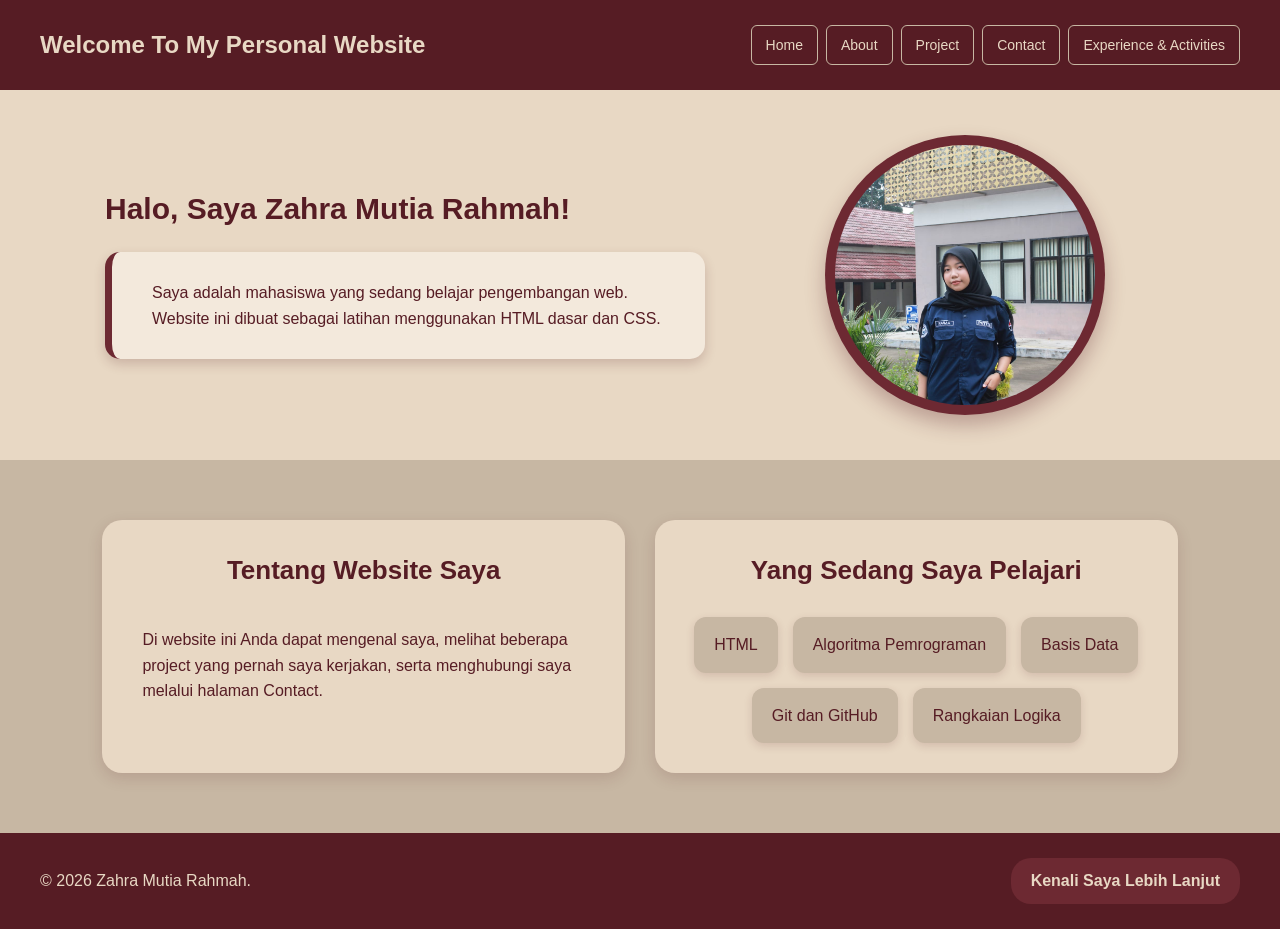
<file: index.html>
<!doctype html>
<html lang="id">

<head>
    <meta charset="UTF-8">
    <meta name="viewport" content="width=device-width, initial-scale=1.0">
    <title>Personal Website</title>
    <link rel="stylesheet" href="style.css">
</head>

<body>

    <nav>
        <div class="logo">
            <h2>Welcome To My Personal Website</h2>
        </div>

        <div class="link-navbar">
            <a href="index.html">Home</a>
            <a href="about.html">About</a>
            <a href="project.html">Project</a>
            <a href="contact.html">Contact</a>
            <a href="experience&activities.html">Experience & Activities</a>
        </div>
    </nav>

    <section id="myself">

        <div class="myself-text">

            <h2>
                Halo, Saya Zahra Mutia Rahmah!
            </h2>

            <div class="myself-description">
                <p>
                    Saya adalah mahasiswa yang sedang belajar pengembangan web.
                    Website ini dibuat sebagai latihan menggunakan HTML dasar dan CSS.
                </p>
            </div>

        </div>

        <div class="myself-image">
            <img src="assets/foto.jpeg" alt="Foto Profil Zahra Mutia Rahmah">
        </div>

    </section>

    <section id="information">

    <div class="info-container">

        <div class="info-box">

            <div class="section-title">
                <h2>Tentang Website Saya</h2>
            </div>

            <div class="intro-content">
                <p>
                    Di website ini Anda dapat mengenal saya, melihat beberapa
                    project yang pernah saya kerjakan, serta menghubungi saya
                    melalui halaman Contact.
                </p>

            </div>

        </div>

        <div class="info-box">

            <div class="section-title">
                <h2>Yang Sedang Saya Pelajari</h2>
            </div>

            <div class="learning-list">

                <ul>
                    <li>HTML</li>
                    <li>Algoritma Pemrograman</li>
                    <li>Basis Data</li>
                    <li>Git dan GitHub</li>
                    <li>Rangkaian Logika</li>
                </ul>

            </div>

        </div>

    </div>

</section>

    </section>

    <footer>

        <p>
            &copy; 2026 Zahra Mutia Rahmah.
        </p>

        <a href="about.html" class="button">
            Kenali Saya Lebih Lanjut
        </a>

    </footer>

</body>

</html>
</file>
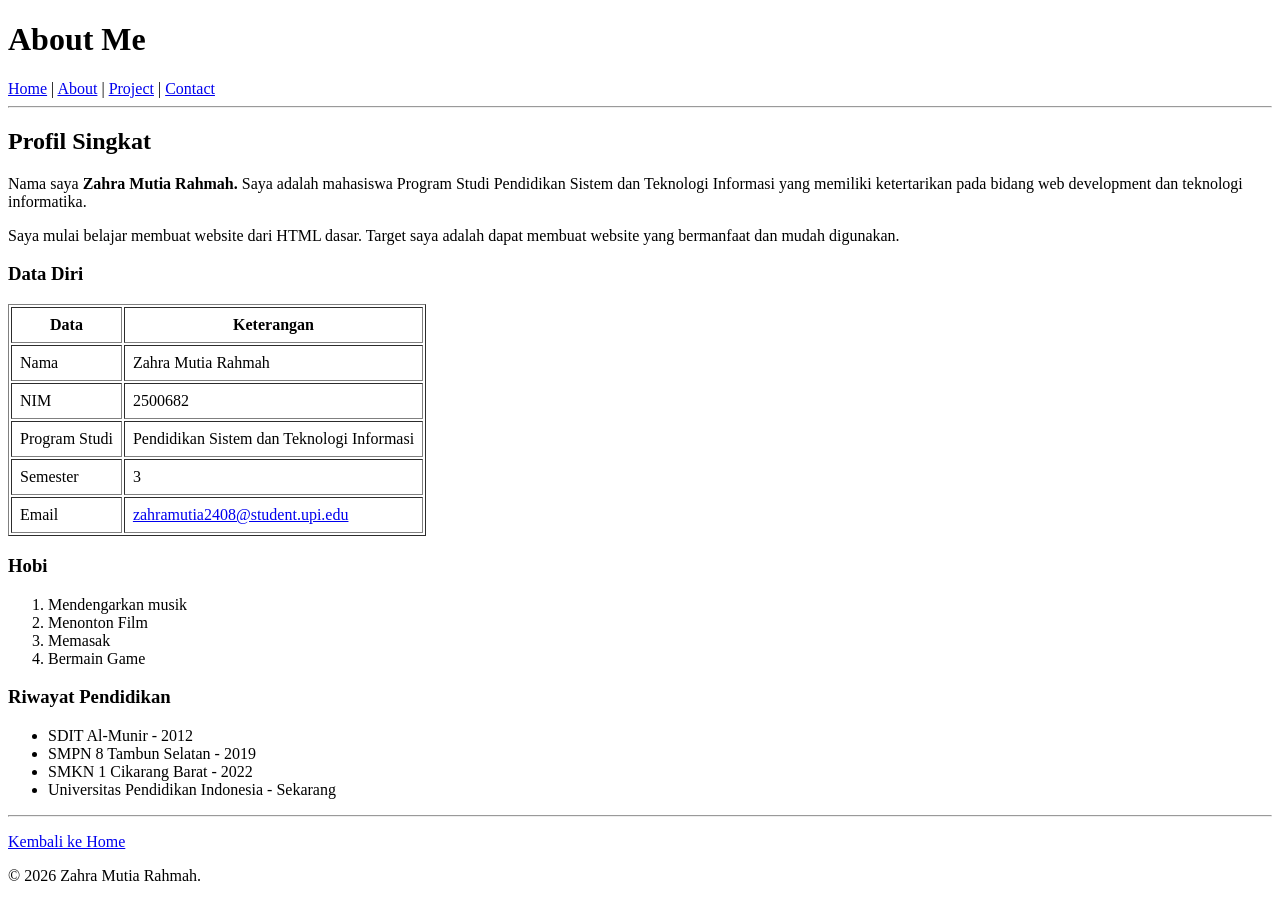
<file: 02-about.html>
<!doctype html>
<html lang="id">
  <head>
    <meta charset="UTF-8" />
    <title>Menampilkan Gambar</title>
  </head>
  <h1>About Me</h1>
  <body>
    <nav>
      <a href="01-home.html">Home</a> | <a href="02-about.html">About</a> |
      <a href="03-project.html">Project</a> |
      <a href="04-contact.html">Contact</a>
    </nav>
    <hr />

    <h2>Profil Singkat</h2>
    <p>
      Nama saya <strong>Zahra Mutia Rahmah.</strong> Saya adalah mahasiswa
      Program Studi Pendidikan Sistem dan Teknologi Informasi yang memiliki
      ketertarikan pada bidang web development dan teknologi informatika.
    </p>
    <p>
      Saya mulai belajar membuat website dari HTML dasar. Target saya adalah
      dapat membuat website yang bermanfaat dan mudah digunakan.
    </p>
    <h3>Data Diri</h3>
    <table border="1" cellpadding="8">
      <thead>
        <tr>
          <th>Data</th>
          <th>Keterangan</th>
        </tr>
      </thead>
      <tbody>
        <tr>
          <td>Nama</td>
          <td>Zahra Mutia Rahmah</td>
        </tr>

        <tr>
          <td>NIM</td>
          <td>2500682</td>
        </tr>
        <td>Program Studi</td>
        <td>Pendidikan Sistem dan Teknologi Informasi</td>
        <tr>
          <td>Semester</td>
          <td>3</td>
        </tr>
        <tr>
          <td>Email</td>
          <td>
            <a href="https://mail.google.com/mail/u/0/#inbox"
              >zahramutia2408@student.upi.edu</a
            >
          </td>
        </tr>
      </tbody>
    </table>

    <h3>Hobi</h3>
    <ol>
      <li>Mendengarkan musik</li>
      <li>Menonton Film</li>
      <li>Memasak</li>
      <li>Bermain Game</li>
    </ol>

    <h3>Riwayat Pendidikan</h3>
    <ul>
      <li>SDIT Al-Munir - 2012</li>
      <li>SMPN 8 Tambun Selatan - 2019</li>
      <li>SMKN 1 Cikarang Barat - 2022</li>
      <li>Universitas Pendidikan Indonesia - Sekarang</li>
    </ul>
    <hr />
    <p>
      <a
        href="file:///C:/Users/asust/OneDrive/Documents/praktikul-html/03-tugas/01-home.html"
        >Kembali ke Home</a
      >
    </p>
    <p>&copy; 2026 Zahra Mutia Rahmah. </p>
  </body>
</html>
</file>
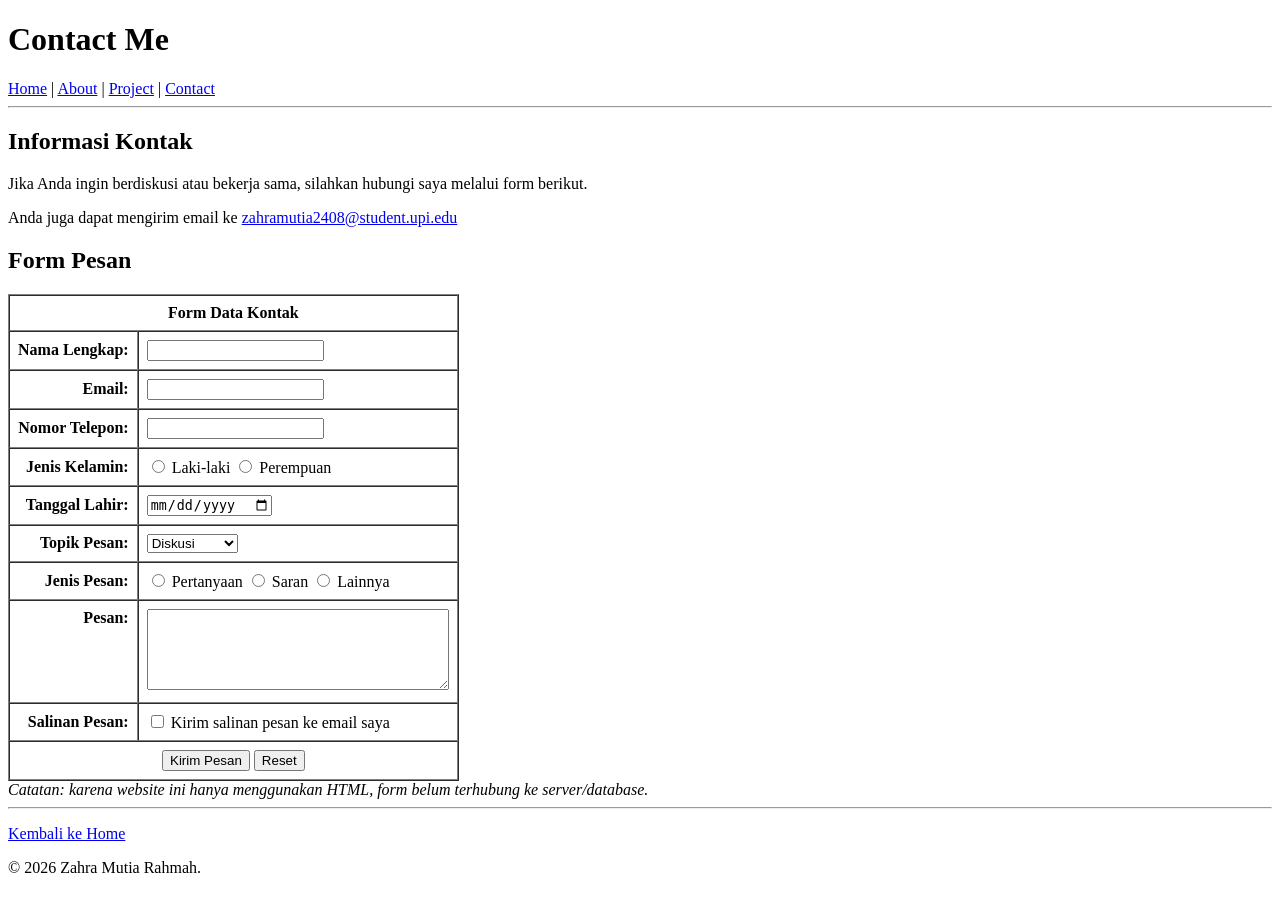
<file: 04-contact.html>
<!DOCTYPE html>
<html lang="id">
<head>
<meta charset="UTF-8">
<title>Menampilkan Gambar</title>
</head>
<h1>Contact Me</h1>
<body>
        <nav>
<a href="01-home.html">Home</a> |
<a href="02-about.html">About</a> |
<a href="03-project.html">Project</a> |
<a href="04-contact.html">Contact</a>
</nav>
<hr>
<h2>Informasi Kontak</h2>
<p>Jika Anda ingin berdiskusi atau bekerja sama, silahkan hubungi saya melalui form berikut.</p>
<p>Anda juga dapat mengirim email ke <a href="https://mail.google.com/mail/u/0/#inbox"
              >zahramutia2408@student.upi.edu</a </p> 
<h2>Form Pesan</h2>
</head>

    <form>

        <table border="1" cellspacing="0" cellpadding="8">

            <tr>
                <th colspan="2">Form Data Kontak</th>
            </tr>

            <tr>
                <td align="right"><b>Nama Lengkap:</b></td>
                <td>
                    <input type="text" name="nama">
                </td>
            </tr>

            <tr>
                <td align="right"><b>Email:</b></td>
                <td>
                    <input type="email" name="email">
                </td>
            </tr>

            <tr>
                <td align="right"><b>Nomor Telepon:</b></td>
                <td>
                    <input type="tel" name="telepon">
                </td>
            </tr>

            <tr>
                <td align="right"><b>Jenis Kelamin:</b></td>
                <td>
                    <input type="radio" name="gender" value="laki-laki">
                    Laki-laki

                    <input type="radio" name="gender" value="perempuan">
                    Perempuan
                </td>
            </tr>

            <tr>
                <td align="right"><b>Tanggal Lahir:</b></td>
                <td>
                    <input type="date" name="tanggal_lahir">
                </td>
            </tr>

            <tr>
                <td align="right"><b>Topik Pesan:</b></td>
                <td>
                    <select name="topik">
                        <option value="diskusi">Diskusi</option>
                        <option value="pertanyaan">Pertanyaan</option>
                        <option value="saran">Saran</option>
                    </select>
                </td>
            </tr>

            <tr>
                <td align="right"><b>Jenis Pesan:</b></td>
                <td>
                    <input type="radio" name="jenis_pesan" value="pertanyaan">
                    Pertanyaan

                    <input type="radio" name="jenis_pesan" value="saran">
                    Saran

                    <input type="radio" name="jenis_pesan" value="lainnya">
                    Lainnya
                </td>
            </tr>

            <tr>
                <td align="right" valign="top"><b>Pesan:</b></td>
                <td>
                    <textarea name="pesan" rows="5" cols="35"></textarea>
                </td>
            </tr>

            <tr>
                <td align="right"><b>Salinan Pesan:</b></td>
                <td>
                    <input type="checkbox" name="salinan">
                    Kirim salinan pesan ke email saya
                </td>
            </tr>

            <tr>
                <td colspan="2" align="center">
                    <input type="submit" value="Kirim Pesan">
                    <input type="reset" value="Reset">
                </td>
            </tr>

        </table>

    </form>
    
    <i>Catatan: karena website ini hanya menggunakan HTML, form belum terhubung ke server/database.</i>
   <hr />
  <p>
      <a
        href="file:///C:/Users/asust/OneDrive/Documents/praktikul-html/03-tugas/01-home.html"
        >Kembali ke Home</a
      >
    </p>
    <p>&copy; 2026 Zahra Mutia Rahmah. </p>
  </body>
</html>
</file>
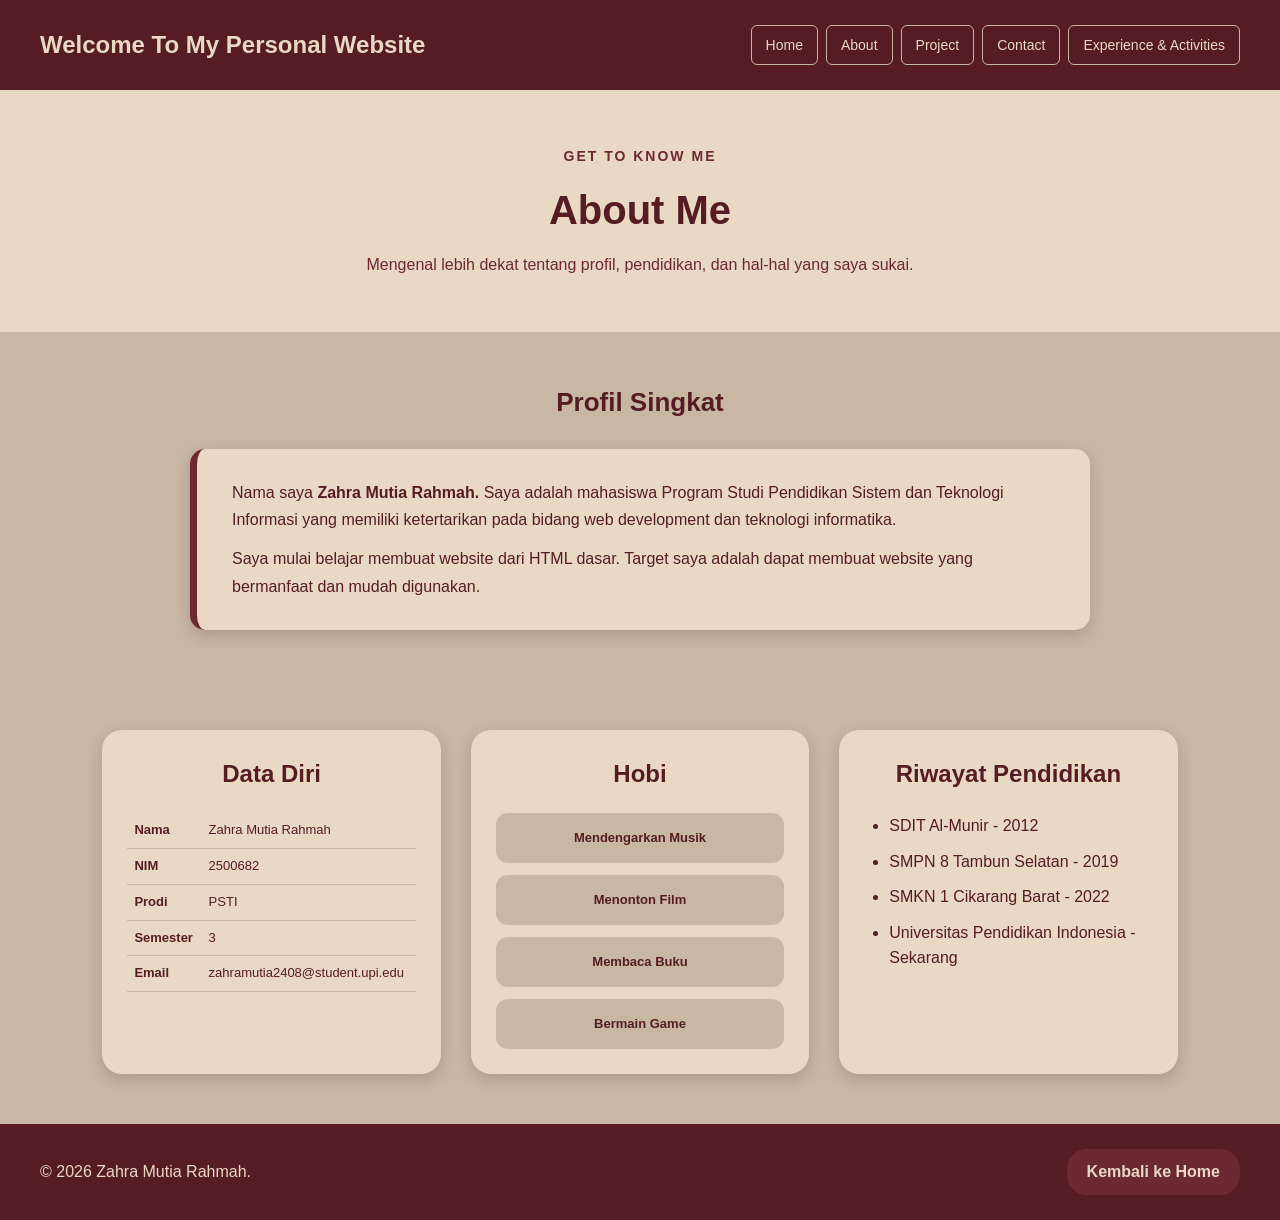
<file: about.html>
<!doctype html>
<html lang="id">

<head>
    <meta charset="UTF-8">
    <meta name="viewport" content="width=device-width, initial-scale=1.0">
    <title>Personal Website</title>
    <link rel="stylesheet" href="style.css">
</head>

<body>

    <nav>
        <div class="logo">
            <h2>Welcome To My Personal Website</h2>
        </div>

        <div class="link-navbar">
            <a href="index.html">Home</a>
            <a href="about.html">About</a>
            <a href="project.html">Project</a>
            <a href="contact.html">Contact</a>
            <a href="experience&activities.html">Experience & Activities</a>
        </div>
    </nav>

    <section id="about-header">

        <div class="about-title">
            <p class="subtitle">GET TO KNOW ME</p>

            <h1>About Me</h1>

            <p>
                Mengenal lebih dekat tentang profil, pendidikan, 
                dan hal-hal yang saya sukai.
            </p>
        </div>

    </section>

    <section id="profile">

        <div class="section-title">
            <h2>Profil Singkat</h2>
        </div>

        <div class="profile-content">

            <p>
                Nama saya <strong>Zahra Mutia Rahmah.</strong> Saya adalah mahasiswa
                Program Studi Pendidikan Sistem dan Teknologi Informasi yang memiliki
                ketertarikan pada bidang web development dan teknologi informatika.
            </p>

            <p>
                Saya mulai belajar membuat website dari HTML dasar. Target saya adalah
                dapat membuat website yang bermanfaat dan mudah digunakan.
            </p>

        </div>

    </section>

  <section id="about-information">

    <div class="info-container">

        <div class="info-card data-card">
            <h2>Data Diri</h2>

            <table cellpadding="8">
                <tr>
                    <td>Nama</td>
                    <td>Zahra Mutia Rahmah</td>
                </tr>

                <tr>
                    <td>NIM</td>
                    <td>2500682</td>
                </tr>

                <tr>
                    <td>Prodi</td>
                    <td>PSTI</td>
                </tr>

                <tr>
                    <td>Semester</td>
                    <td>3</td>
                </tr>

                <tr>
                    <td>Email</td>
                    <td>zahramutia2408@student.upi.edu</td>
                </tr>
            </table>
        </div>

     <div class="info-card hobby-card">
    <h2>Hobi</h2>

    <div class="hobby-list">
        <div class="hobby-item">
            <p>Mendengarkan Musik</p>
        </div>

        <div class="hobby-item">
            <p>Menonton Film</p>
        </div>

        <div class="hobby-item">
            <p>Membaca Buku</p>
        </div>

        <div class="hobby-item">
            <p>Bermain Game</p>
        </div>
    </div>
</div>


        <div class="info-card">
            <h2>Riwayat Pendidikan</h2>

            <ul>
                <li>SDIT Al-Munir - 2012</li>
                <li>SMPN 8 Tambun Selatan - 2019</li>
                <li>SMKN 1 Cikarang Barat - 2022</li>
                <li>Universitas Pendidikan Indonesia - Sekarang</li>
            </ul>
        </div>

    </div>

</section>


    <footer>

        <p>
            &copy; 2026 Zahra Mutia Rahmah.
        </p>

        <a href="index.html" class="button">
            Kembali ke Home
        </a>

    </footer>

</body>

</html>
</file>
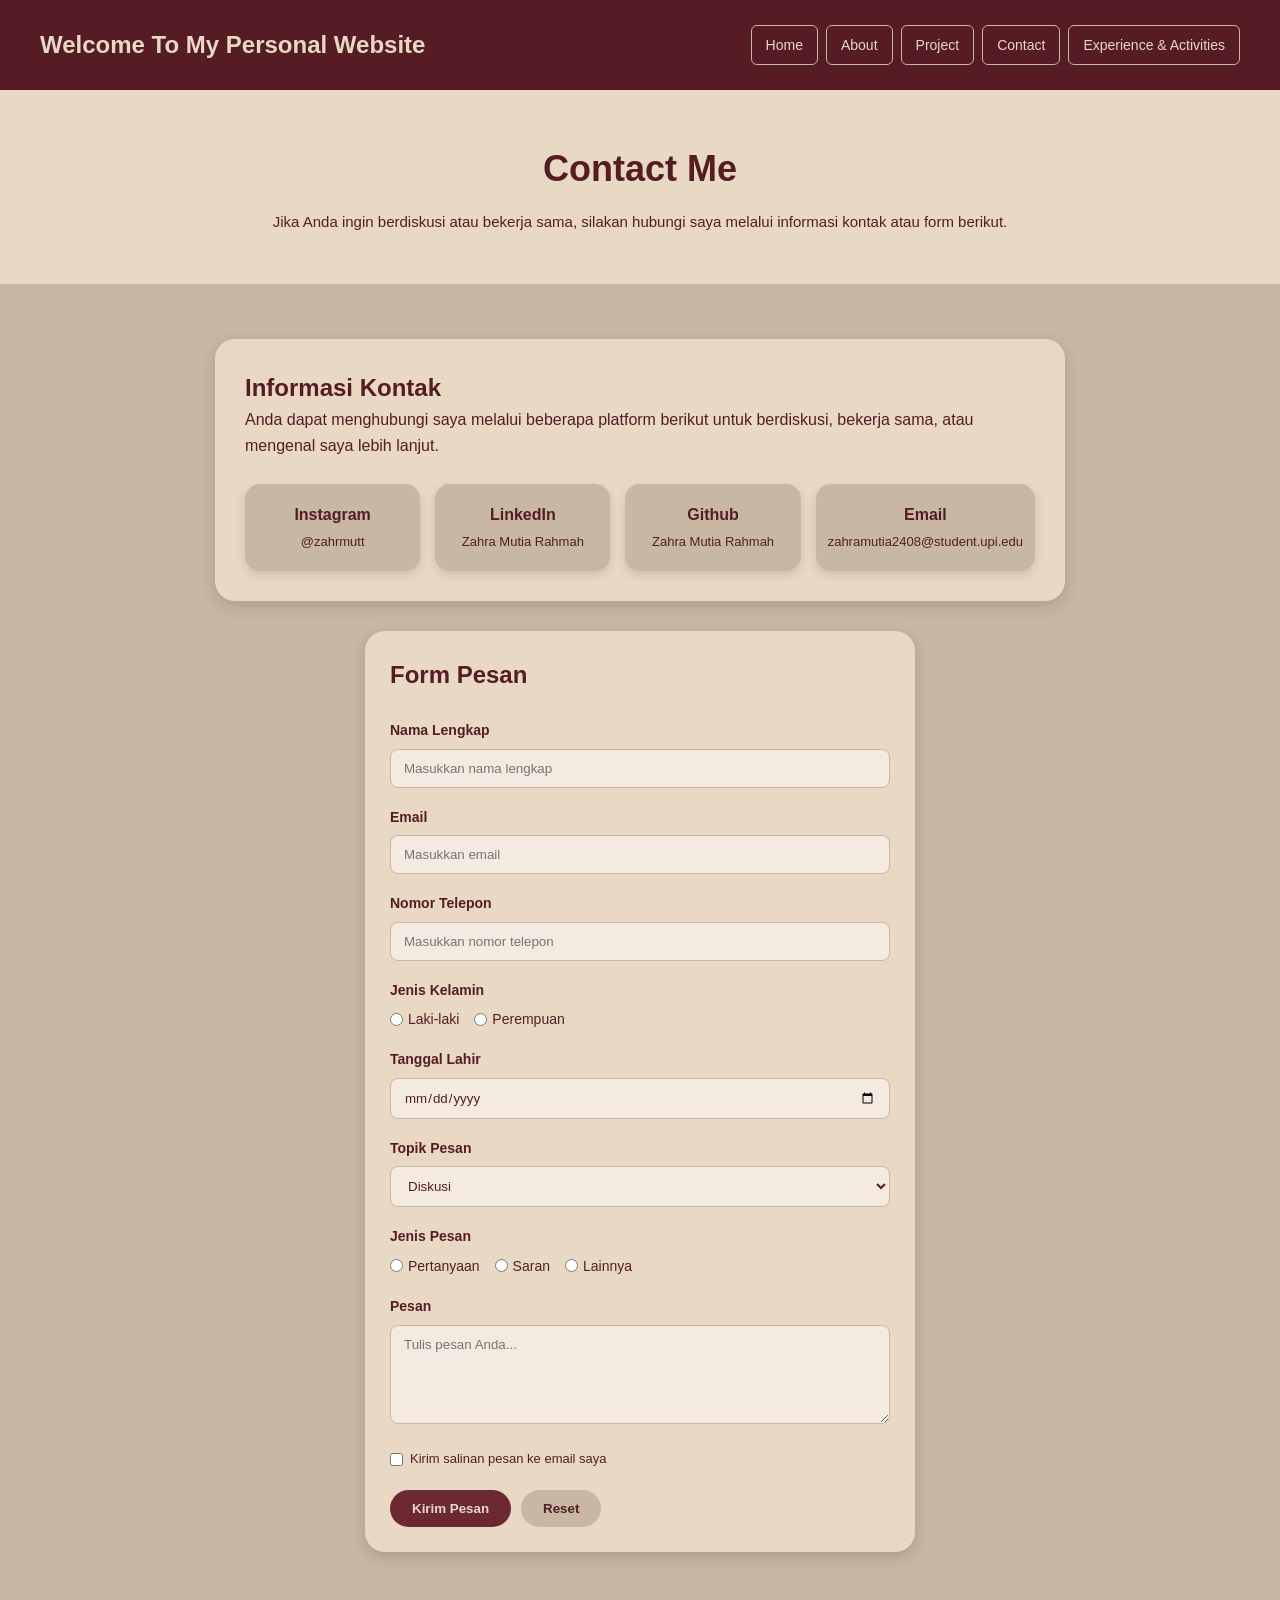
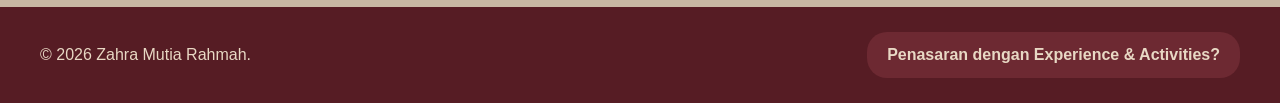
<file: contact.html>
<!DOCTYPE html>
<html lang="id">

<head>
    <meta charset="UTF-8">
    <meta name="viewport" content="width=device-width, initial-scale=1.0">
    <title>Contact Me</title>
    <link rel="stylesheet" href="style.css">
</head>

<body>

    <nav>
        <div class="logo">
            <h2>Welcome To My Personal Website</h2>
        </div>

        <div class="link-navbar">
            <a href="index.html">Home</a>
            <a href="about.html">About</a>
            <a href="project.html">Project</a>
            <a href="contact.html">Contact</a>
            <a href="experience&activities.html">Experience & Activities</a>
        </div>
    </nav>

    <section id="contact-header">

        <div class="contact-title">
            <h1>Contact Me</h1>

            <p>
                Jika Anda ingin berdiskusi atau bekerja sama,
                silakan hubungi saya melalui informasi kontak
                atau form berikut.
            </p>
        </div>

    </section>

    <section id="contact">

        <div class="contact-container">

            <div class="contact-info">

                <h2>Informasi Kontak</h2>

                <p>
                     Anda dapat menghubungi saya melalui beberapa platform
                    berikut untuk berdiskusi, bekerja sama, atau mengenal
                    saya lebih lanjut.
                </p>

                <div class="contact-links">
                <a href="https://www.instagram.com/zahrmutt" 
                   class="contact-card" 
                   target="_blank">

                   <h3>Instagram</h3>
                   <p>@zahrmutt</p>

                </a>

                <a href="https://www.linkedin.com/in/zahra-mutia-rahmah"
                   class="contact-card"
                   target="_blank">

                   <h3>LinkedIn</h3>
                   <p>Zahra Mutia Rahmah</p>
                </a>

                <a href="https://github.com/zahramutia2408-hash"
                    class="contact-card"
                    target="_blank">

                    <h3>Github</h3>
                    <p>Zahra Mutia Rahmah</p>
                </a>

                <a href="https://mail.google.com/mail/?view=cm&fs=1&to=zahramutia2408@student.upi.edu"
                    class="contact-card"
                    target="_blank">

                    <h3>Email</h3>
                    <p>zahramutia2408@student.upi.edu</p>

                    </a>

            </div>
            </div>

            <div class="contact-form">

                <h2>Form Pesan</h2>

                <form>

                    <div class="form-group">
                        <label for="nama">Nama Lengkap</label>

                        <input
                            type="text"
                            id="nama"
                            name="nama"
                            placeholder="Masukkan nama lengkap"
                        >
                    </div>


                    <div class="form-group">
                        <label for="email">Email</label>

                        <input
                            type="email"
                            id="email"
                            name="email"
                            placeholder="Masukkan email"
                        >
                    </div>


                    <div class="form-group">
                        <label for="telepon">Nomor Telepon</label>

                        <input
                            type="tel"
                            id="telepon"
                            name="telepon"
                            placeholder="Masukkan nomor telepon"
                        >
                    </div>


                    <div class="form-group">
                        <label>Jenis Kelamin</label>

                        <div class="radio-group">

                            <label>
                                <input
                                    type="radio"
                                    name="gender"
                                    value="laki-laki"
                                >
                                Laki-laki
                            </label>

                            <label>
                                <input
                                    type="radio"
                                    name="gender"
                                    value="perempuan"
                                >
                                Perempuan
                            </label>

                        </div>
                    </div>


                    <div class="form-group">
                        <label for="tanggal-lahir">
                            Tanggal Lahir
                        </label>

                        <input
                            type="date"
                            id="tanggal-lahir"
                            name="tanggal_lahir"
                        >
                    </div>


                    <div class="form-group">
                        <label for="topik">Topik Pesan</label>

                        <select id="topik" name="topik">

                            <option value="diskusi">
                                Diskusi
                            </option>

                            <option value="pertanyaan">
                                Pertanyaan
                            </option>

                            <option value="saran">
                                Saran
                            </option>

                        </select>
                    </div>


                    <div class="form-group">
                        <label>Jenis Pesan</label>

                        <div class="radio-group">

                            <label>
                                <input
                                    type="radio"
                                    name="jenis_pesan"
                                    value="pertanyaan"
                                >
                                Pertanyaan
                            </label>

                            <label>
                                <input
                                    type="radio"
                                    name="jenis_pesan"
                                    value="saran"
                                >
                                Saran
                            </label>

                            <label>
                                <input
                                    type="radio"
                                    name="jenis_pesan"
                                    value="lainnya"
                                >
                                Lainnya
                            </label>

                        </div>
                    </div>


                    <div class="form-group">
                        <label for="pesan">Pesan</label>

                        <textarea
                            id="pesan"
                            name="pesan"
                            rows="5"
                            placeholder="Tulis pesan Anda..."
                        ></textarea>
                    </div>


                    <div class="checkbox-group">

                        <label>
                            <input
                                type="checkbox"
                                name="salinan"
                            >
                            Kirim salinan pesan ke email saya
                        </label>

                    </div>


                    <div class="form-button">

                        <input
                            type="submit"
                            value="Kirim Pesan"
                        >

                        <input
                            type="reset"
                            value="Reset"
                        >

                    </div>

                </form>

            </div>

        </div>

    </section>

    <footer>

        <p>&copy; 2026 Zahra Mutia Rahmah.</p>

        <a href="experience&activities.html" class="button">
            Penasaran dengan Experience & Activities?
        </a>

    </footer>

</body>
</html>
</file>
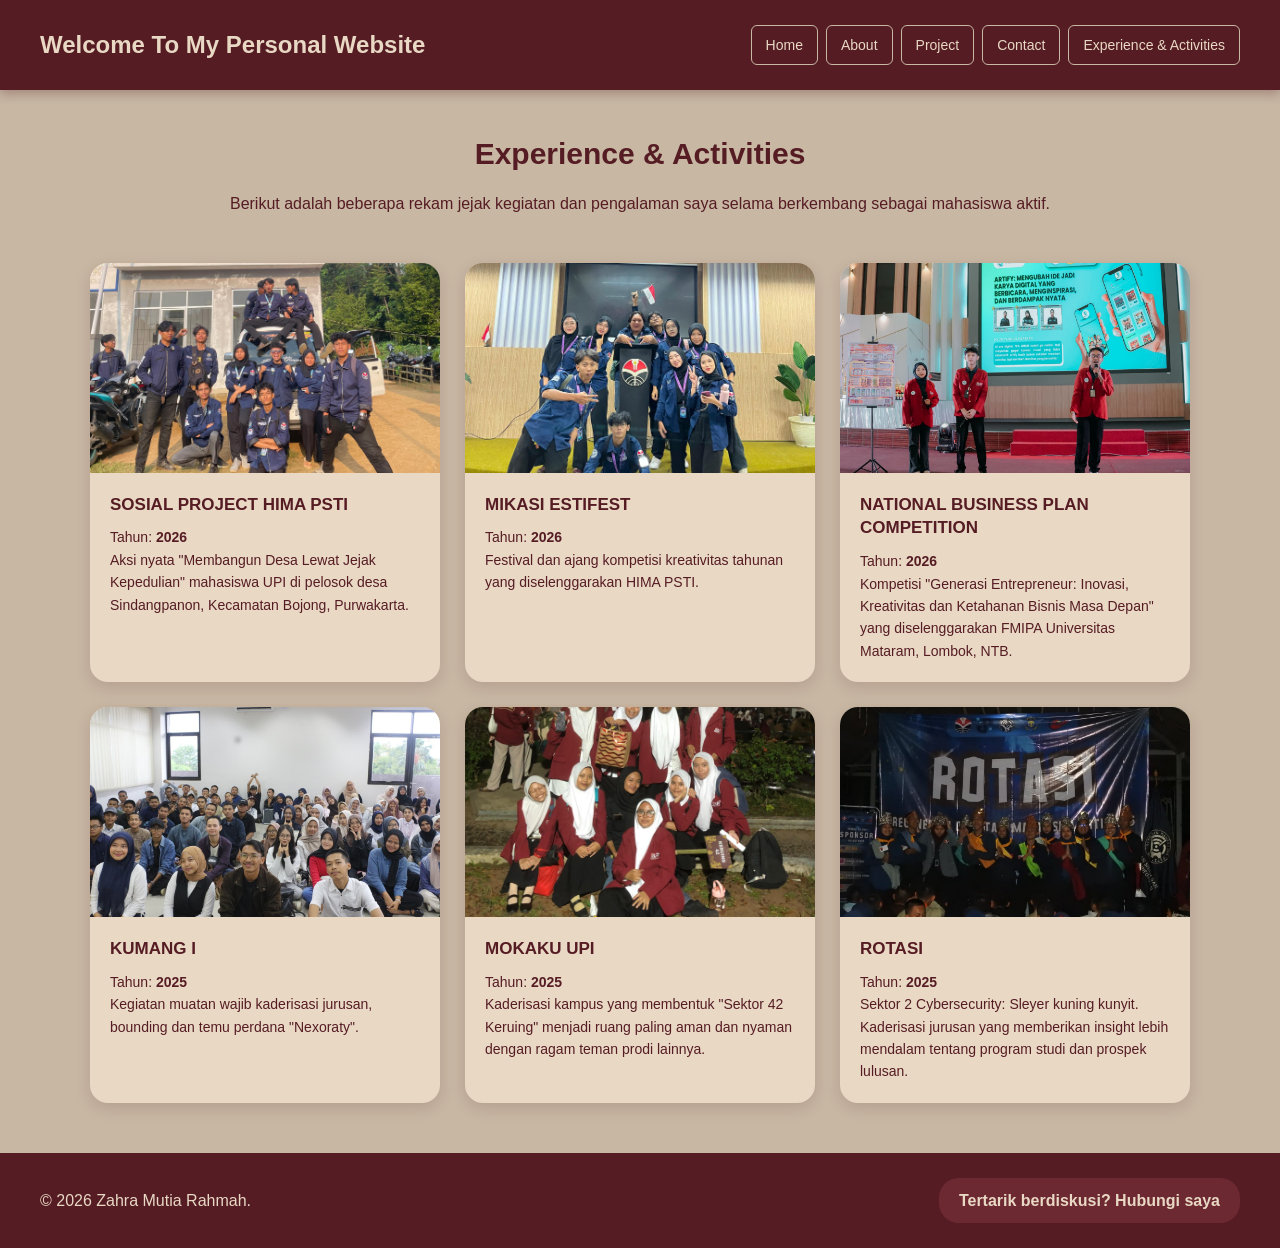
<file: experience&activities.html>
<!doctype html>
<html lang="id">

<head>
    <meta charset="UTF-8">
    <title>Experience & Activities</title>
    <link rel="stylesheet" href="style.css">
</head>

<body>

   <nav>
    <div class="logo">
        <h2>Welcome To My Personal Website</h2>
    </div>

    <div class="link-navbar">
        <a href="index.html">Home</a>
        <a href="about.html">About</a>
        <a href="project.html">Project</a>
        <a href="contact.html">Contact</a>
        <a href="experience&activities.html">
            Experience & Activities
        </a>
    </div>
</nav>

    <main>

        <section class="experience-header">

            <h2>Experience & Activities</h2>

            <p>
                Berikut adalah beberapa rekam jejak kegiatan dan pengalaman
                saya selama berkembang sebagai mahasiswa aktif.
            </p>

        </section>


        <section class="experience-container">

            <section class="experience-card">

                <img
                    src="assets/sospro.jpeg"
                    alt="Sosial Project HIMA PSTI"
                >

                <div class="experience-content">

                    <h3>SOSIAL PROJECT HIMA PSTI</h3>

                    <p class="experience-year">
                        Tahun: <strong>2026</strong>
                    </p>

                    <p>
                        Aksi nyata "Membangun Desa Lewat Jejak Kepedulian"
                        mahasiswa UPI di pelosok desa Sindangpanon,
                        Kecamatan Bojong, Purwakarta.
                    </p>

                </div>

            </section>

            <section class="experience-card">

                <img
                    src="assets/mikasi.jpeg"
                    alt="MIKASI ESTIFEST"
                >

                <div class="experience-content">

                    <h3>MIKASI ESTIFEST</h3>

                    <p class="experience-year">
                        Tahun: <strong>2026</strong>
                    </p>

                    <p>
                        Festival dan ajang kompetisi kreativitas tahunan
                        yang diselenggarakan HIMA PSTI.
                    </p>

                </div>

            </section>

            <section class="experience-card">

                <img
                    src="assets/bisnis plan.jpeg"
                    alt="National Business Plan Competition"
                >

                <div class="experience-content">

                    <h3>NATIONAL BUSINESS PLAN COMPETITION</h3>

                    <p class="experience-year">
                        Tahun: <strong>2026</strong>
                    </p>

                    <p>
                        Kompetisi "Generasi Entrepreneur: Inovasi,
                        Kreativitas dan Ketahanan Bisnis Masa Depan"
                        yang diselenggarakan FMIPA Universitas Mataram,
                        Lombok, NTB.
                    </p>

                </div>

            </section>


            <section class="experience-card">

                <img
                    src="assets/kumang.jpeg"
                    alt="KUMANG I"
                >

                <div class="experience-content">

                    <h3>KUMANG I</h3>

                    <p class="experience-year">
                        Tahun: <strong>2025</strong>
                    </p>

                    <p>
                        Kegiatan muatan wajib kaderisasi jurusan,
                        bounding dan temu perdana "Nexoraty".
                    </p>

                </div>

            </section>


            <section class="experience-card">

                <img
                    src="assets/mokaku.jpeg"
                    alt="MOKAKU UPI"
                >

                <div class="experience-content">

                    <h3>MOKAKU UPI</h3>

                    <p class="experience-year">
                        Tahun: <strong>2025</strong>
                    </p>

                    <p>
                        Kaderisasi kampus yang membentuk "Sektor 42 Keruing"
                        menjadi ruang paling aman dan nyaman dengan ragam
                        teman prodi lainnya.
                    </p>

                </div>

            </section>


            <section class="experience-card">

                <img
                    src="assets/rotasi.jpeg"
                    alt="ROTASI"
                >

                <div class="experience-content">

                    <h3>ROTASI</h3>

                    <p class="experience-year">
                        Tahun: <strong>2025</strong>
                    </p>

                    <p>
                        Sektor 2 Cybersecurity: Sleyer kuning kunyit.
                        Kaderisasi jurusan yang memberikan insight lebih
                        mendalam tentang program studi dan prospek lulusan.
                    </p>

                </div>

            </section>

        </section>

    </main>



<footer>
    <p>&copy; 2026 Zahra Mutia Rahmah.</p>

    <a href="contact.html" class="button">
        Tertarik berdiskusi? Hubungi saya
    </a>
</footer>

</body>

</html>
</file>
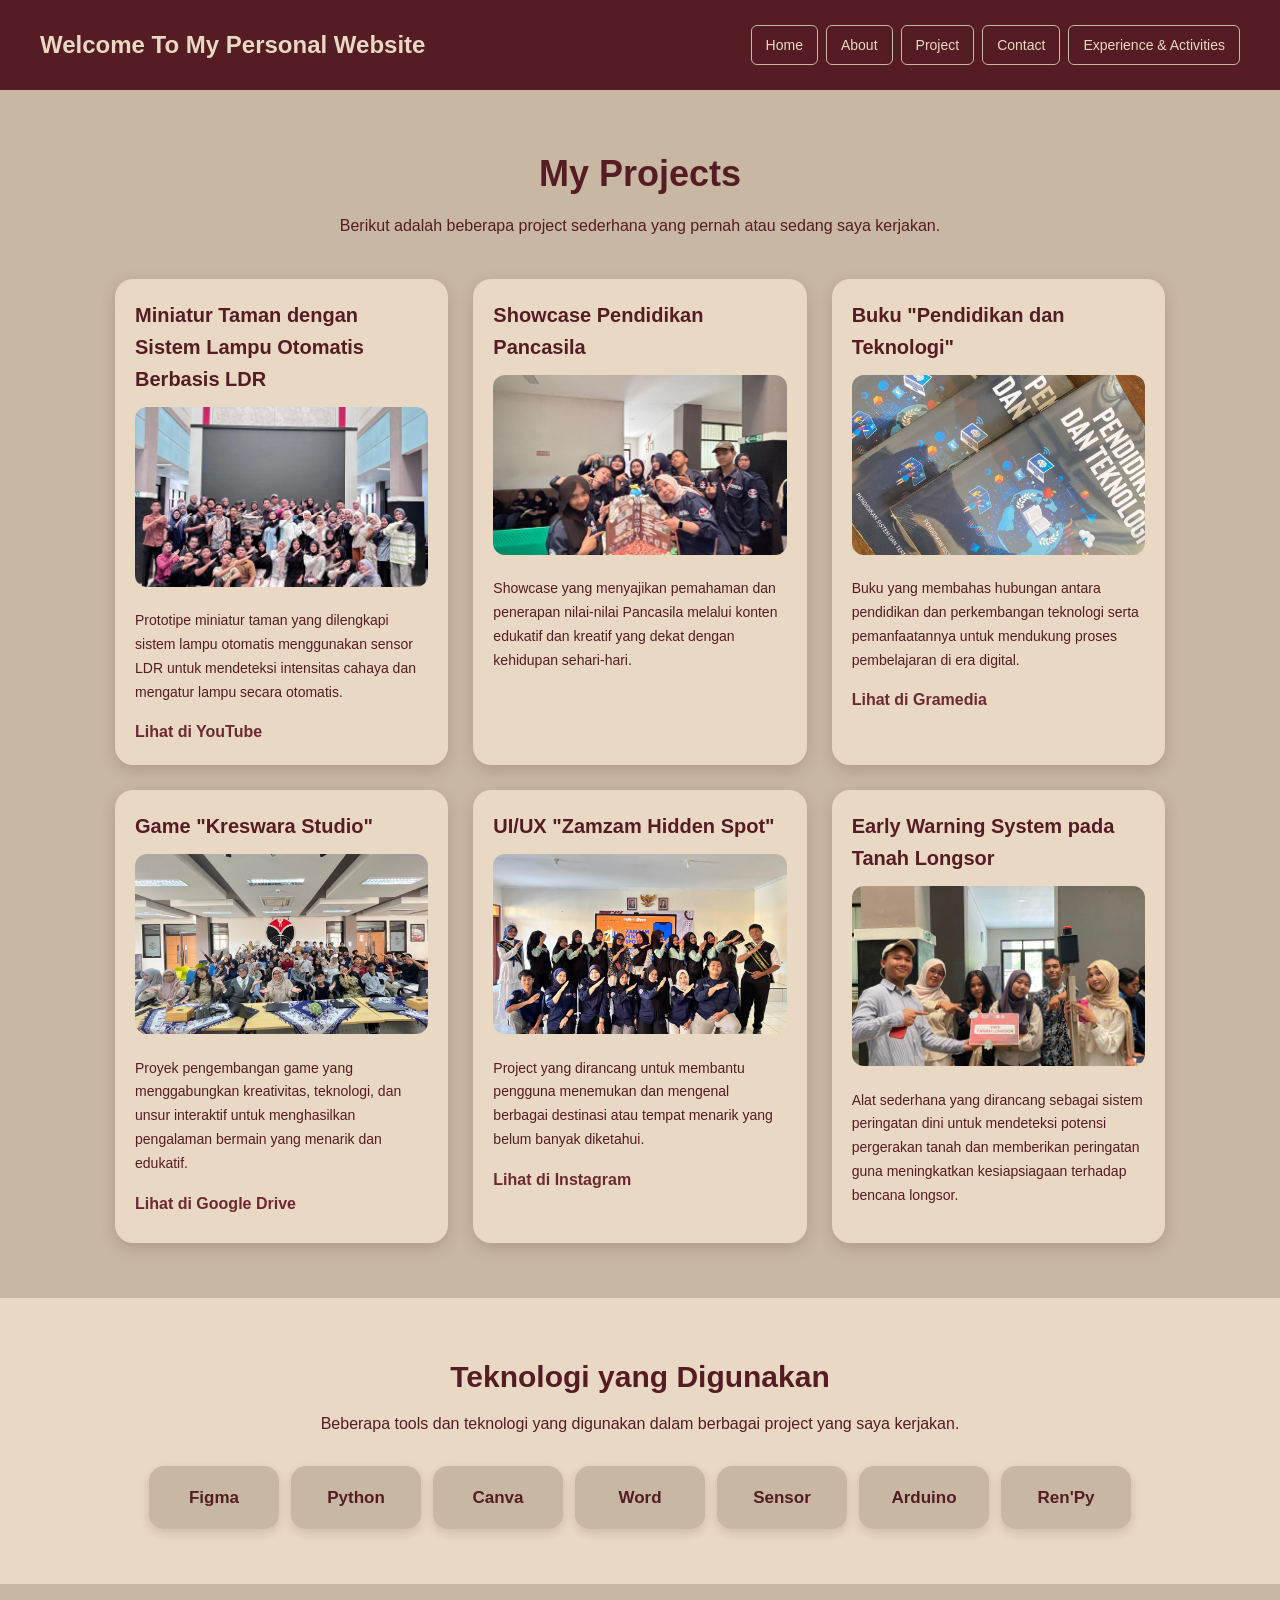
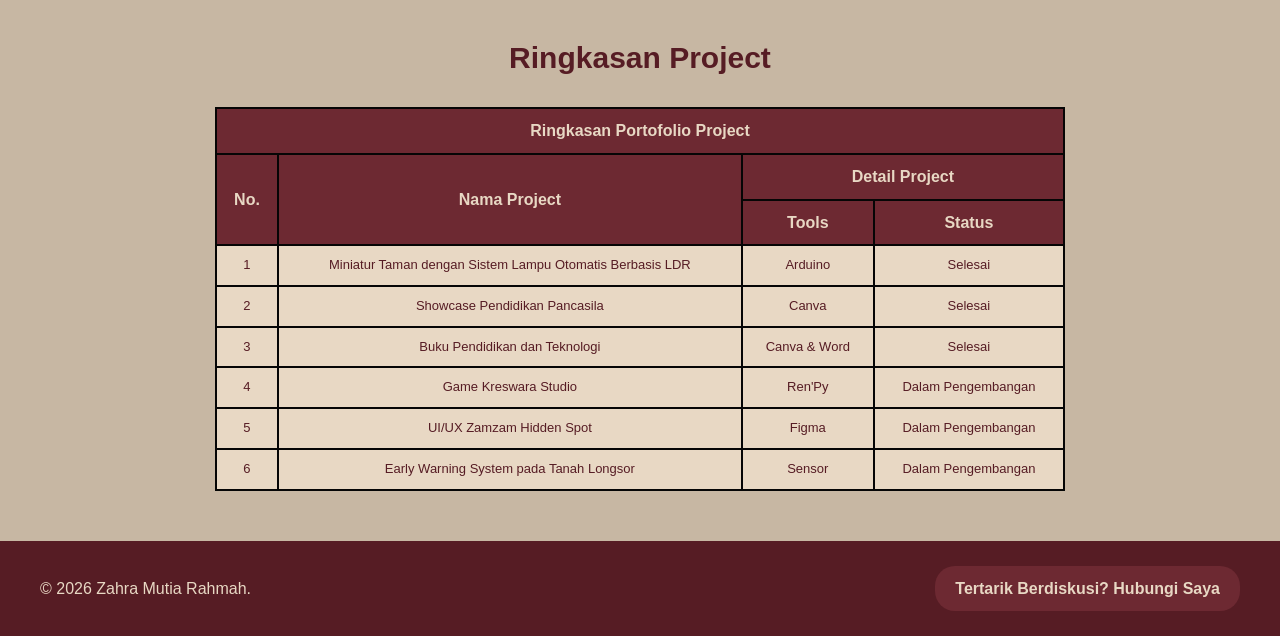
<file: project.html>
<!doctype html>
<html lang="id">
<head>
    <meta charset="UTF-8">
    <meta name="viewport" content="width=device-width, initial-scale=1.0">
    <title>My Projects</title>
    <link rel="stylesheet" href="style.css">
</head>

<body>

    <nav>
        <div class="logo">
            <h2>Welcome To My Personal Website</h2>
        </div>

        <div class="link-navbar">
            <a href="index.html">Home</a>
            <a href="about.html">About</a>
            <a href="project.html">Project</a>
            <a href="contact.html">Contact</a>
            <a href="experience&activities.html">Experience & Activities</a>
        </div>
    </nav>

    <section id="project">

        <div class="project-header">
            <h1>My Projects</h1>
            <p>
                Berikut adalah beberapa project sederhana yang pernah atau
                sedang saya kerjakan.
            </p>
        </div>


        <div class="project-container">

            <div class="project-card">
                <h2>Miniatur Taman dengan Sistem Lampu Otomatis Berbasis LDR</h2>
                <img src="assets/prototipe.jpeg"
                     alt="Miniatur Taman dengan Sistem Lampu Otomatis">

                <p>
                    Prototipe miniatur taman yang dilengkapi sistem lampu
                    otomatis menggunakan sensor LDR untuk mendeteksi
                    intensitas cahaya dan mengatur lampu secara otomatis.
                </p>

                <a href="https://youtu.be/ypYVczt8i_I?si=bfINQC2QmGAjILF1"
                   target="_blank">
                    Lihat di YouTube
                </a>
            </div>


            <div class="project-card">
                
               <h2>Showcase Pendidikan Pancasila</h2>
                <img src="assets/showcase.jpeg"
                     alt="Showcase Pendidikan Pancasila">

                <p>
                    Showcase yang menyajikan pemahaman dan penerapan
                    nilai-nilai Pancasila melalui konten edukatif dan
                    kreatif yang dekat dengan kehidupan sehari-hari.
                </p>
            </div>


            <div class="project-card">
                <h2>Buku "Pendidikan dan Teknologi"</h2>
                <img src="assets/buku.jpeg"
                     alt="Buku Pendidikan dan Teknologi">

                <p>
                    Buku yang membahas hubungan antara pendidikan dan
                    perkembangan teknologi serta pemanfaatannya untuk
                    mendukung proses pembelajaran di era digital.
                </p>

                <a href="https://share.google/j2NNWNPDsgIvWYCzn"
                   target="_blank">
                    Lihat di Gramedia
                </a>
            </div>


            <div class="project-card">
                <h2>Game "Kreswara Studio"</h2>
                <img src="assets/game.jpeg"
                     alt="Game Kreswara Studio">

                <p>
                    Proyek pengembangan game yang menggabungkan kreativitas,
                    teknologi, dan unsur interaktif untuk menghasilkan
                    pengalaman bermain yang menarik dan edukatif.
                </p>

                <a href="https://drive.google.com/drive/folders/1HuHHis2mV_zRprQ1YF_F0_HT_79gNASW"
                   target="_blank">
                    Lihat di Google Drive
                </a>
            </div>


            <div class="project-card">
                <h2>UI/UX "Zamzam Hidden Spot"</h2>
                <img src="assets/zamzam.jpeg"
                     alt="UI UX Zamzam Hidden Spot">

                <p>
                    Project yang dirancang untuk membantu pengguna menemukan
                    dan mengenal berbagai destinasi atau tempat menarik yang
                    belum banyak diketahui.
                </p>

                <a href="https://www.instagram.com/reel/DWUD0rtExOj/?igsi=d2RscGtwcWxjcGRo"
                   target="_blank">
                    Lihat di Instagram
                </a>
            </div>


            <div class="project-card">
              <h2>Early Warning System pada Tanah Longsor</h2>
                <img src="assets/ews.jpeg"
                     alt="Early Warning System Tanah Longsor">


                <p>
                    Alat sederhana yang dirancang sebagai sistem peringatan
                    dini untuk mendeteksi potensi pergerakan tanah dan
                    memberikan peringatan guna meningkatkan kesiapsiagaan
                    terhadap bencana longsor.
                </p>
            </div>

        </div>
    </section>


    <section id="technology">

        <div class="technology-header">
            <h2>Teknologi yang Digunakan</h2>
            <p>
                Beberapa tools dan teknologi yang digunakan dalam berbagai
                project yang saya kerjakan.
            </p>
        </div>

        <div class="technology-container">

            <div class="technology-card">
                <h3>Figma</h3>
            </div>

            <div class="technology-card">
                <h3>Python</h3>
            </div>

            <div class="technology-card">
                <h3>Canva</h3>
            </div>

            <div class="technology-card">
                <h3>Word</h3>
            </div>

            <div class="technology-card">
                <h3>Sensor</h3>
            </div>

            <div class="technology-card">
                <h3>Arduino</h3>
            </div>

            <div class="technology-card">
                <h3>Ren'Py</h3>
            </div>

        </div>
    </section>


    <section id="project-summary">

        <div class="summary-header">
            <h2>Ringkasan Project</h2>
        </div>

        <div class="summary-table">
            <table>
                <tr>
                    <th colspan="4">Ringkasan Portofolio Project</th>
                </tr>

                <tr>
                    <th rowspan="2">No.</th>
                    <th rowspan="2">Nama Project</th>
                    <th colspan="2">Detail Project</th>
                </tr>

                <tr>
                    <th>Tools</th>
                    <th>Status</th>
                </tr>

                <tr>
                    <td>1</td>
                    <td>Miniatur Taman dengan Sistem Lampu Otomatis Berbasis LDR</td>
                    <td>Arduino</td>
                    <td>Selesai</td>
                </tr>

                <tr>
                    <td>2</td>
                    <td>Showcase Pendidikan Pancasila</td>
                    <td>Canva</td>
                    <td>Selesai</td>
                </tr>

                <tr>
                    <td>3</td>
                    <td>Buku Pendidikan dan Teknologi</td>
                    <td>Canva & Word</td>
                    <td>Selesai</td>
                </tr>

                <tr>
                    <td>4</td>
                    <td>Game Kreswara Studio</td>
                    <td>Ren'Py</td>
                    <td>Dalam Pengembangan</td>
                </tr>

                <tr>
                    <td>5</td>
                    <td>UI/UX Zamzam Hidden Spot</td>
                    <td>Figma</td>
                    <td>Dalam Pengembangan</td>
                </tr>

                <tr>
                    <td>6</td>
                    <td>Early Warning System pada Tanah Longsor</td>
                    <td>Sensor</td>
                    <td>Dalam Pengembangan</td>
                </tr>
            </table>
        </div>
    </section>

    <footer>
        <p>&copy; 2026 Zahra Mutia Rahmah.</p>

        <a href="contact.html" class="button">
            Tertarik Berdiskusi? Hubungi Saya
        </a>
    </footer>

</body>
</html>
</file>
<file: style.css>
* {
    margin: 0;
    padding: 0;
    box-sizing: border-box;
}

body {
    font-family: Arial, sans-serif;
    background-color: #C7B7A3;
    color: #561C24;
    line-height: 1.6;
    animation: fadeIn 1s ease-in;
}

/* =========================================
   NAVBAR
   ========================================= */

nav {
    background-color: #561C24;
    display: flex;
    align-items: center;
    justify-content: space-between;
    padding: 25px 40px;
    box-shadow: 0 4px 10px rgba(86, 28, 36, 0.3);
}

.logo h2 {
    color: #E8D8C4;
}

.link-navbar {
    display: flex;
    align-items: center;
    gap: 8px;
}

.link-navbar a {
    text-decoration: none;
    color: #E8D8C4;
    padding: 8px 14px;
    border: 1px solid #C7B7A3;
    border-radius: 6px;
    font-size: 14px;
    transition: 0.3s;
}

.link-navbar a:hover {
    background-color: #E8D8C4;
    color: #561C24;
    transform: translateY(-2px);
}

/* =========================================
   HOME PAGE
   ========================================= */

/* Bagian perkenalan */

#myself {
    display: flex;
    flex-direction: row;
    align-items: center;
    justify-content: center;
    gap: 50px;
    padding: 45px 5%;
    background-color: #E8D8C4;
    min-height: 350px;
    box-sizing: border-box;
}

.myself-text {
    max-width: 600px;
    transform: translateX(-70px);
}

.subtitle {
    color: #6D2932;
    font-size: 14px;
    font-weight: bold;
    letter-spacing: 2px;
    margin-bottom: 20px;
}

.myself-text h2 {
    color: #561C24;
    font-size: 30px;
    line-height: 1.2;
    margin-bottom: 25px;
}

.myself-description {
    background-color: #F3E9DC;
    padding: 28px 40px;
    width: 100%;
    border-left: 7px solid #6D2932;
    border-radius: 15px;
    box-shadow: 0 5px 12px rgba(86, 28, 36, 0.2);
    transition: 0.5s ease;
}

.myself-description:hover {
    transform: translateY(-2px);
    box-shadow: 0 8px 16px rgba(86, 28, 36, 0.25);
}

.myself-description p {
    color: #561C24;
}

/* Foto profil */

.myself-image {
    width: 280px;
    height: 280px;
    padding: 10px;
    background-color: #6D2932;
    border-radius: 50%;
    box-shadow: 0 10px 20px rgba(86, 28, 36, 0.3);
    flex-shrink: 0;
    transition: 0.3s;
}

.myself-image:hover {
    transform: scale(1.05);
}

.myself-image img {
    width: 100%;
    height: 100%;
    object-fit: cover;
    border-radius: 50%;
    display: block;
}

/* Informasi Home */

#information {
    padding: 60px 8%;
    background-color: #C7B7A3;
}

.info-container {
    display: flex;
    justify-content: center;
    align-items: stretch;
    gap: 30px;
    max-width: 1100px;
    margin: auto;
}

.info-box {
    background-color: #E8D8C4;
    width: 50%;
    padding: 30px;
    border-radius: 20px;
    box-shadow: 0 5px 15px rgba(86, 28, 36, 0.15);
    transition: 0.3s;
}

.info-box:hover {
    transform: translateY(-5px);
    box-shadow: 0 8px 18px rgba(86, 28, 36, 0.25);
}

/* Judul section */

.section-title {
    text-align: center;
    margin-bottom: 25px;
}

.section-title h2 {
    color: #561C24;
    font-size: 26px;
}

.intro-content {
    padding: 10px;
}

.intro-content p {
    margin-bottom: 12px;
}

/* Yang sedang dipelajari */

.learning-list ul {
    display: flex;
    flex-wrap: wrap;
    justify-content: center;
    gap: 15px;
    list-style: none;
}

.learning-list li {
    background-color: #C7B7A3;
    padding: 15px 20px;
    border-radius: 12px;
    box-shadow: 0 3px 8px rgba(86, 28, 36, 0.15);
    transition: 0.3s;
}

.learning-list li:hover {
    background-color: #6D2932;
    color: #E8D8C4;
    transform: translateY(-5px);
}


/* =========================
   ABOUT PAGE
   ========================= */

/* Header About */
#about-header {
    background-color: #E8D8C4;
    padding: 55px 8%;
    text-align: center;
    box-sizing: border-box;
}

.about-title {
    max-width: 800px;
    margin: auto;
}

.about-title .subtitle {
    color: #6D2932;
    font-size: 14px;
    font-weight: bold;
    letter-spacing: 2px;
    margin-bottom: 10px;
}

.about-title h1 {
    color: #561C24;
    font-size: 40px;
    margin-bottom: 10px;
}

.about-title p:last-child {
    color: #6D2932;
    font-size: 16px;
}

/* Profil Singkat */

#profile {
    background-color: #C7B7A3;
    padding: 50px 8%;
    box-sizing: border-box;
}

.profile-content {
    max-width: 900px;
    margin: auto;
    padding: 30px 35px;
    background-color: #E8D8C4;
    border-left: 7px solid #6D2932;
    border-radius: 15px;
    box-shadow: 0 5px 15px rgba(86, 28, 36, 0.2);
    box-sizing: border-box;
    transition: 0.5s ease;
}

.profile-content:hover {
    transform: translateY(-2px);
    box-shadow: 0 8px 16px rgba(86, 28, 36, 0.25);
}
.profile-content p {
    color: #561C24;
    margin-bottom: 12px;
    line-height: 1.7;
}

.profile-content p:last-child {
    margin-bottom: 0;
}

/* Data Diri, Hobi & Pendidikan */

#about-information {
    background-color: #C7B7A3;
    padding: 50px 8%;
    box-sizing: border-box;
}

.info-card {
    background-color: #E8D8C4;
    flex: 1;
    padding: 25px;
    border-radius: 20px;
    box-shadow: 0 5px 15px rgba(86, 28, 36, 0.2);
    box-sizing: border-box;
    transition: 0.3s;
}

.info-card:hover {
    transform: translateY(-5px);
    box-shadow: 0 10px 20px rgba(86, 28, 36, 0.3);
}

.info-card h2 {
    color: #561C24;
    text-align: center;
    margin-bottom: 20px;
}

/* Tabel Data Diri */

.data-card table {
    width: 100%;
    border-collapse: collapse;
    color: #561C24;
}

.data-card td {
    padding: 7px;
    border-bottom: 1px solid #C7B7A3;
    font-size: 13px;
}

.data-card td:first-child {
    font-weight: bold;
}


.info-card ul {
    padding-left: 25px;
    color: #561C24;
}

.info-card li {
    margin-bottom: 10px;
}

.info-card li:hover {
    color: #6D2932;
}

/* Hobi */

.hobby-list {
    display: flex;
    flex-direction: column;
    gap: 12px;
}

.hobby-item {
    background-color: #C7B7A3;
    padding: 12px 15px;
    width: 100%;
    min-height: 50px;
    border-radius: 12px;
    display: flex;
    justify-content: center;
    align-items: center;
    text-align: center;
    box-sizing: border-box;
    transition: 0.3s;
}

.hobby-item p {
    color: #561C24;
    font-size: 13px;
    font-weight: bold;
    margin: 0;
}

.hobby-item:hover {
    background-color: #6D2932;
    transform: translateY(-5px);
    box-shadow: 0 5px 10px rgba(86, 28, 36, 0.25);
}

.hobby-item:hover p {
    color: #E8D8C4;
}

/* =========================
   PROJECT PAGE
   ========================= */
/* Bagian utama Project */

#project {
    background-color: #C7B7A3;
    padding: 55px 8%;
}

.project-header {
    text-align: center;
    margin-bottom: 40px;
}

.project-header h1 {
    color: #561C24;
    font-size: 36px;
    margin-bottom: 10px;
}

.project-header p {
    color: #561C24;
}


/* PROJECT CARD */

.project-container {
    display: flex;
    flex-wrap: wrap;
    justify-content: center;
    gap: 25px;
    max-width: 1100px;
    margin: auto;
}

.project-card {
    background-color: #E8D8C4;
    width: 31%;
    min-width: 280px;
    padding: 20px;
    box-sizing: border-box;
    border-radius: 18px;
    box-shadow: 0 5px 15px rgba(86, 28, 36, 0.18);
    transition: 0.3s;
}

.project-card:hover {
    transform: translateY(-7px);
    box-shadow: 0 10px 20px rgba(86, 28, 36, 0.25);
}

.project-card img {
    width: 100%;
    height: 180px;
    object-fit: cover;
    border-radius: 12px;
    margin-bottom: 15px;
}

.project-card h2 {
    color: #561C24;
    font-size: 20px;
    margin-bottom: 12px;
}

.project-card p {
    color: #561C24;
    font-size: 14px;
    line-height: 1.7;
    margin-bottom: 15px;
}

.project-card a {
    display: inline-block;
    color: #6D2932;
    font-weight: bold;
    text-decoration: none;
}

.project-card a:hover {
    text-decoration: underline;
}


/* =========================
   TECHNOLOGY
   ========================= */

#technology {
    background-color: #E8D8C4;
    padding: 55px 8%;
}

.technology-header {
    text-align: center;
    margin-bottom: 30px;
}

.technology-header h2 {
    color: #561C24;
    font-size: 30px;
    margin-bottom: 10px;
}

.technology-header p {
    color: #561C24;
}


/* KOTAK TEKNOLOGI */

.technology-container {
    display: flex;
    flex-wrap: nowrap;
    justify-content: center;
    gap: 12px;
    max-width: 1200px;
    margin: auto;
}

.technology-card {
    background-color: #C7B7A3;
    width: 130px;
    padding: 18px 10px;
    text-align: center;
    border-radius: 15px;
    box-shadow: 0 4px 10px rgba(86, 28, 36, 0.15);
    transition: 0.3s;
    box-sizing: border-box;
}

.technology-card:hover {
    background-color: #6D2932;
    color: #E8D8C4;
    transform: translateY(-5px);
}

.technology-card h3 {
    color: #561C24;
    margin: 0;
    font-size: 17px;
}

.technology-card:hover h3 {
    color: #E8D8C4;
}


/* =========================
   RINGKASAN PROJECT
   ========================= */

#project-summary {
    background-color: #C7B7A3;
    padding: 50px 8%;
}

.summary-header {
    text-align: center;
    margin-bottom: 25px;
}

.summary-header h2 {
    color: #561C24;
    font-size: 30px;
}

.summary-table {
    max-width: 850px;
    margin: auto;
    overflow-x: auto;
    transition: 0.3s;
}

.summary-table:hover {
    transform: translateY(-5px);
    box-shadow: 0 10px 20px rgba(86, 28, 36, 0.25);
}

.summary-table table {
    width: 100%;
    border-collapse: collapse;
    background-color: #E8D8C4;
    box-shadow: 0 5px 15px rgba(86, 28, 36, 0.15);
}

.summary-table th,
.summary-table td {
    border: 2px solid #050505;
    padding: 9px 12px;
    text-align: center;
}

.summary-table th {
    background-color: #6D2932;
    color: #E8D8C4;
}

.summary-table td {
    color: #561C24;
    font-size: 13px;
}

/* =========================
   CONTACT PAGE
   ========================= */

#contact-header {
    background-color: #E8D8C4;
    padding: 50px 8%;
    text-align: center;
}

.contact-title {
    max-width: 750px;
    margin: auto;
}

.contact-title h1 {
    color: #561C24;
    font-size: 36px;
    margin-bottom: 12px;
}

.contact-title p {
    color: #561C24;
    font-size: 15px;
}

/* Bagian Contact */

#contact {
    background-color: #C7B7A3;
    padding: 55px 8%;
    box-sizing: border-box;
}

.contact-container {
    display: flex;
    flex-direction: column;
    align-items: center;
    gap: 30px;
    margin: auto;
}

/* Informasi Kontak */

.contact-info {
    width: 850px;
    background-color: #E8D8C4;
    padding: 30px;
    border-radius: 20px;
    box-sizing: border-box;
    box-shadow: 0 5px 15px rgba(86, 28, 36, 0.18);
    transition: 0.3s;
}

/* Form */

.contact-form {
    width: 550px;
    background-color: #E8D8C4;
    padding: 25px;
    border-radius: 20px;
    box-sizing: border-box;
    box-shadow: 0 5px 15px rgba(86, 28, 36, 0.18);
    transition: 0.3s;
}

.contact-form h2 {
    color: #561C24;
    margin-bottom: 25px;
}


/* FORM GROUP */

.form-group {
    margin-bottom: 18px;
}

.form-group label {
    display: block;
    color: #561C24;
    font-weight: bold;
    font-size: 14px;
    margin-bottom: 7px;
}


/* INPUT */

.form-group input[type="text"],
.form-group input[type="email"],
.form-group input[type="tel"],
.form-group input[type="date"],
.form-group select,
.form-group textarea {
    width: 100%;
    padding: 11px 13px;
    border: 1px solid #C7B7A3;
    border-radius: 8px;
    background-color: #F4EAE0;
    color: #561C24;
    font-family: Arial, sans-serif;
    box-sizing: border-box;
    outline: none;
    transition: 0.3s;
}


/* EFEK INPUT */

.form-group input:focus,
.form-group select:focus,
.form-group textarea:focus {
    border-color: #6D2932;
    box-shadow: 0 0 0 2px rgba(109, 41, 50, 0.15);
}


/* TEXTAREA */

.form-group textarea {
    resize: vertical;
}


/* RADIO */

.radio-group {
    display: flex;
    flex-wrap: wrap;
    gap: 15px;
}

.radio-group label {
    display: flex;
    align-items: center;
    gap: 5px;
    font-weight: normal;
    margin: 0;
}


/* CHECKBOX */

.checkbox-group {
    margin-bottom: 20px;
    color: #561C24;
    font-size: 13px;
}

.checkbox-group label {
    display: flex;
    align-items: center;
    gap: 7px;
}


/* BUTTON FORM */

.form-button {
    display: flex;
    gap: 10px;
}

.form-button input {
    border: none;
    padding: 11px 22px;
    border-radius: 20px;
    font-weight: bold;
    cursor: pointer;
    transition: 0.3s;
}

.form-button input[type="submit"] {
    background-color: #6D2932;
    color: #E8D8C4;
}

.form-button input[type="reset"] {
    background-color: #C7B7A3;
    color: #561C24;
}

.form-button input:hover {
    transform: translateY(-3px);
    box-shadow: 0 5px 10px rgba(86, 28, 36, 0.2);
}

/* =========================
   CONTACT LINKS
   ========================= */

.contact-links {
    display: flex;
    justify-content: center;
    gap: 15px;
    margin-top: 25px;
}

.contact-card {
    flex: 1;
    background-color: #C7B7A3;
    padding: 18px 12px;
    border-radius: 15px;
    text-align: center;
    text-decoration: none;
    color: #561C24;
    box-shadow: 0 4px 10px rgba(86, 28, 36, 0.15);
    transition: 0.3s;
}

.contact-card h3 {
    margin-bottom: 5px;
    color: #561C24;
    font-size: 16px;
}

.contact-card p {
    margin: 0;
    font-size: 13px;
    color: #561C24;
}


/* EFEK HOVER */

.contact-card:hover {
    background-color: #6D2932;
    color: #E8D8C4;
    transform: translateY(-5px);
    box-shadow: 0 8px 15px rgba(86, 28, 36, 0.25);
}

.contact-card:hover h3,
.contact-card:hover p {
    color: #E8D8C4;
}

.contact-info:hover,
.contact-form:hover {
    transform: translateY(-6px);
    box-shadow: 0 10px 20px rgba(86, 28, 36, 0.25);
}

/* =========================================
   EXPERIENCE & ACTIVITIES
   ========================================= */

/* Bagian judul */

.experience-header {
    max-width: 900px;
    margin: 0 auto;
    padding: 40px 20px 25px;
    text-align: center;
}

.experience-header h2 {
    color: #561C24;
    font-size: 30px;
    margin-bottom: 12px;
}

.experience-header p {
    color: #561C24;
    font-size: 16px;
    line-height: 1.7;
    margin: 0;
}

/* Container Card */

.experience-container {
    width: 90%;
    max-width: 1100px;
    margin: 0 auto;
    padding: 20px 0 50px;

    display: grid;
    grid-template-columns: repeat(3, 1fr);
    gap: 25px;
}

/* Card Experience */

.experience-card {
    background-color: #E8D8C4;
    border-radius: 18px;
    overflow: hidden;

    box-shadow: 0 5px 15px rgba(86, 28, 36, 0.15);

    transition:
        transform 0.3s ease,
        box-shadow 0.3s ease;

    animation: experienceFade 0.8s ease;
}

/* Gambar */

.experience-card img {
    width: 100%;
    height: 210px;
    object-fit: cover;
    display: block;
}

/* Isi Card */

.experience-content {
    padding: 20px;
}

.experience-content h3 {
    color: #561C24;
    font-size: 17px;
    line-height: 1.4;

    margin-top: 0;
    margin-bottom: 10px;
}

.experience-content p {
    color: #561C24;
    font-size: 14px;
    line-height: 1.6;

    margin-bottom: 0;
}


/* Tahun */

.experience-year {
    font-size: 13px;
    margin-bottom: 12px;
}

/* Hover */

.experience-card:hover {
    transform: translateY(-7px);

    box-shadow:
        0 12px 25px rgba(86, 28, 36, 0.23);
}

/* =========================================
   FOOTER
   ========================================= */

footer {
    display: flex;
    justify-content: space-between;
    align-items: center;
    padding: 25px 40px;
    background-color: #561C24;
    box-sizing: border-box;
}

footer p {
    color: #E8D8C4;
    margin: 0;
}

footer .button {
    background-color: #6D2932;
    color: #E8D8C4;
    text-decoration: none;
    padding: 10px 20px;
    border-radius: 20px;
    font-weight: bold;
    transition: 0.3s;
}

footer .button:hover {
    background-color: #E8D8C4;
    color: #561C24;
    transform: translateY(-3px);
}

/* =========================================
   BUTTON UMUM
   ========================================= */

.button {
    display: inline-block;
    background-color: #6D2932;
    color: #E8D8C4;
    text-decoration: none;
    padding: 12px 25px;
    border-radius: 25px;
    font-weight: bold;
    transition: 0.3s;
}

.button:hover {
    background-color: #E8D8C4;
    color: #561C24;
    transform: translateY(-3px);
    box-shadow: 0 5px 12px rgba(86, 28, 36, 0.3);
}

/* =========================================
   ANIMASI GLOBAL
   ========================================= */

@keyframes fadeIn {

    from {
        opacity: 0;
    }

    to {
        opacity: 1;
    }
}
</file>
